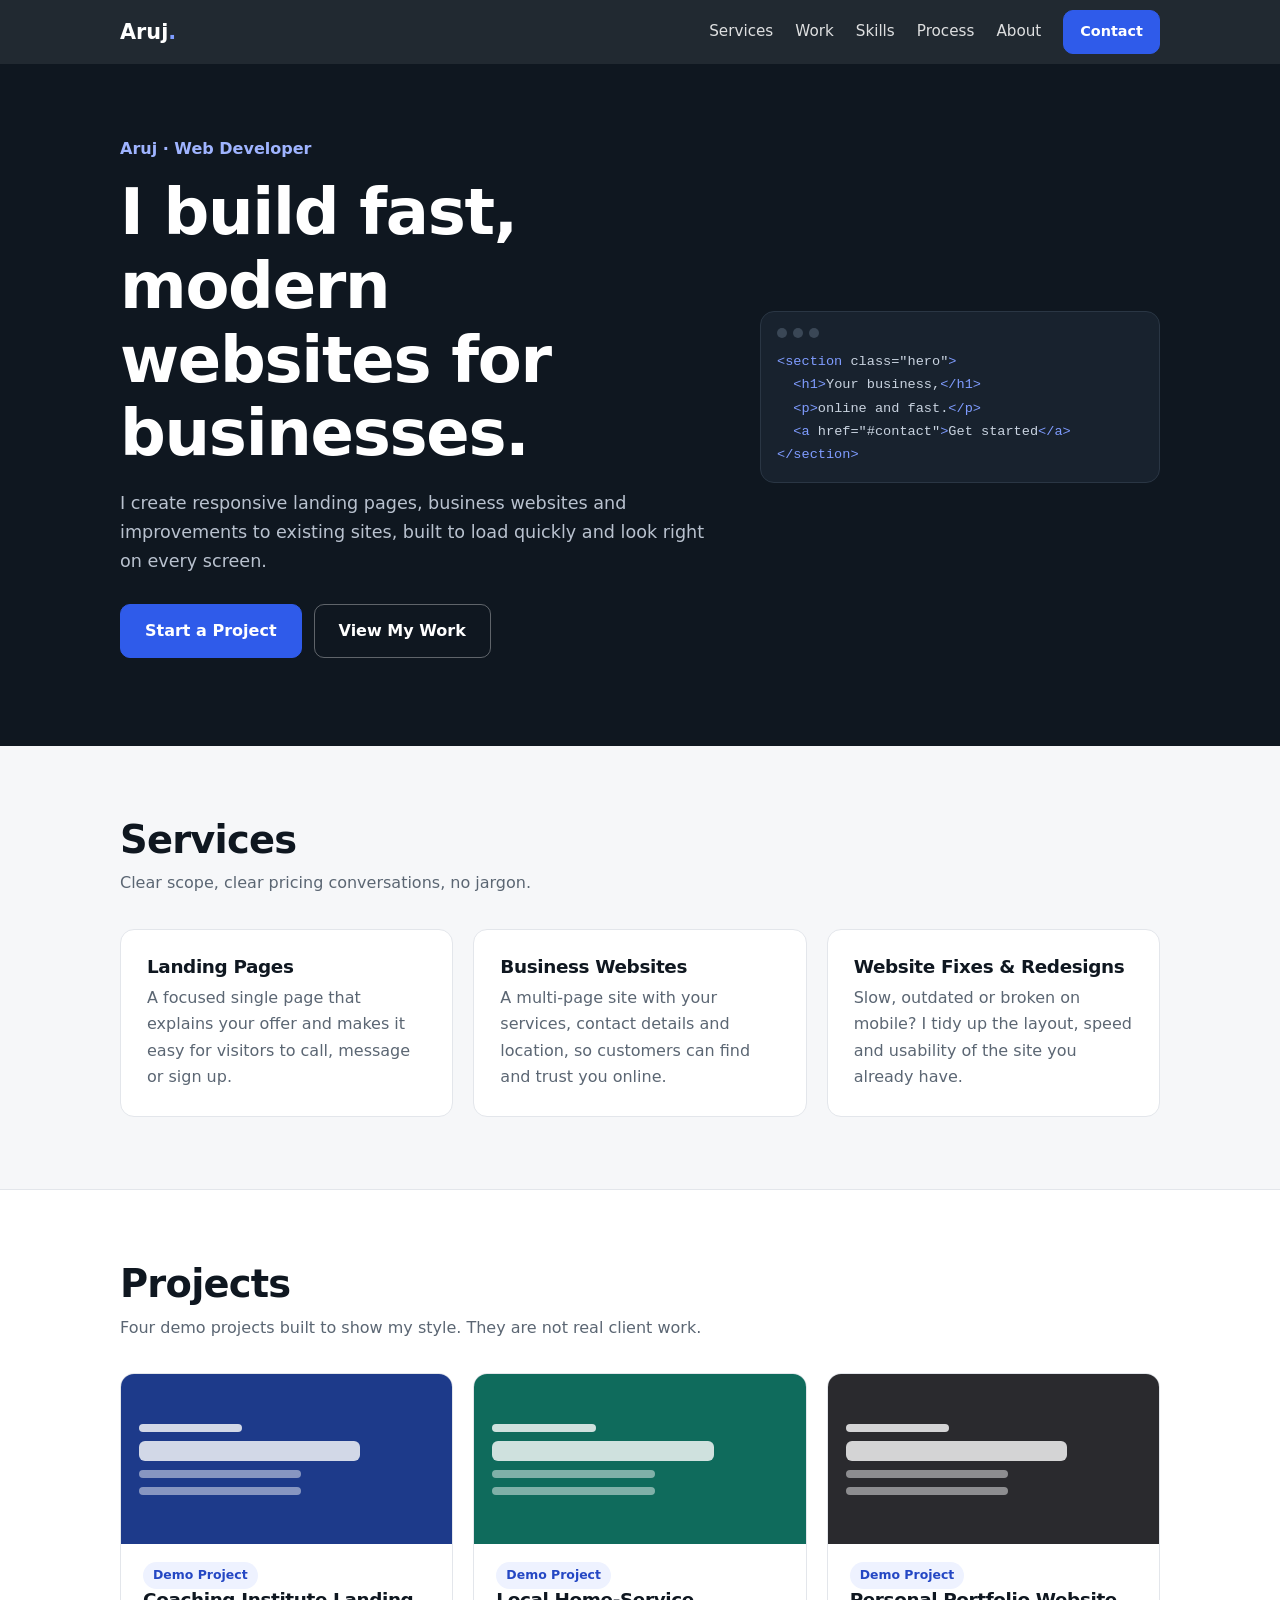
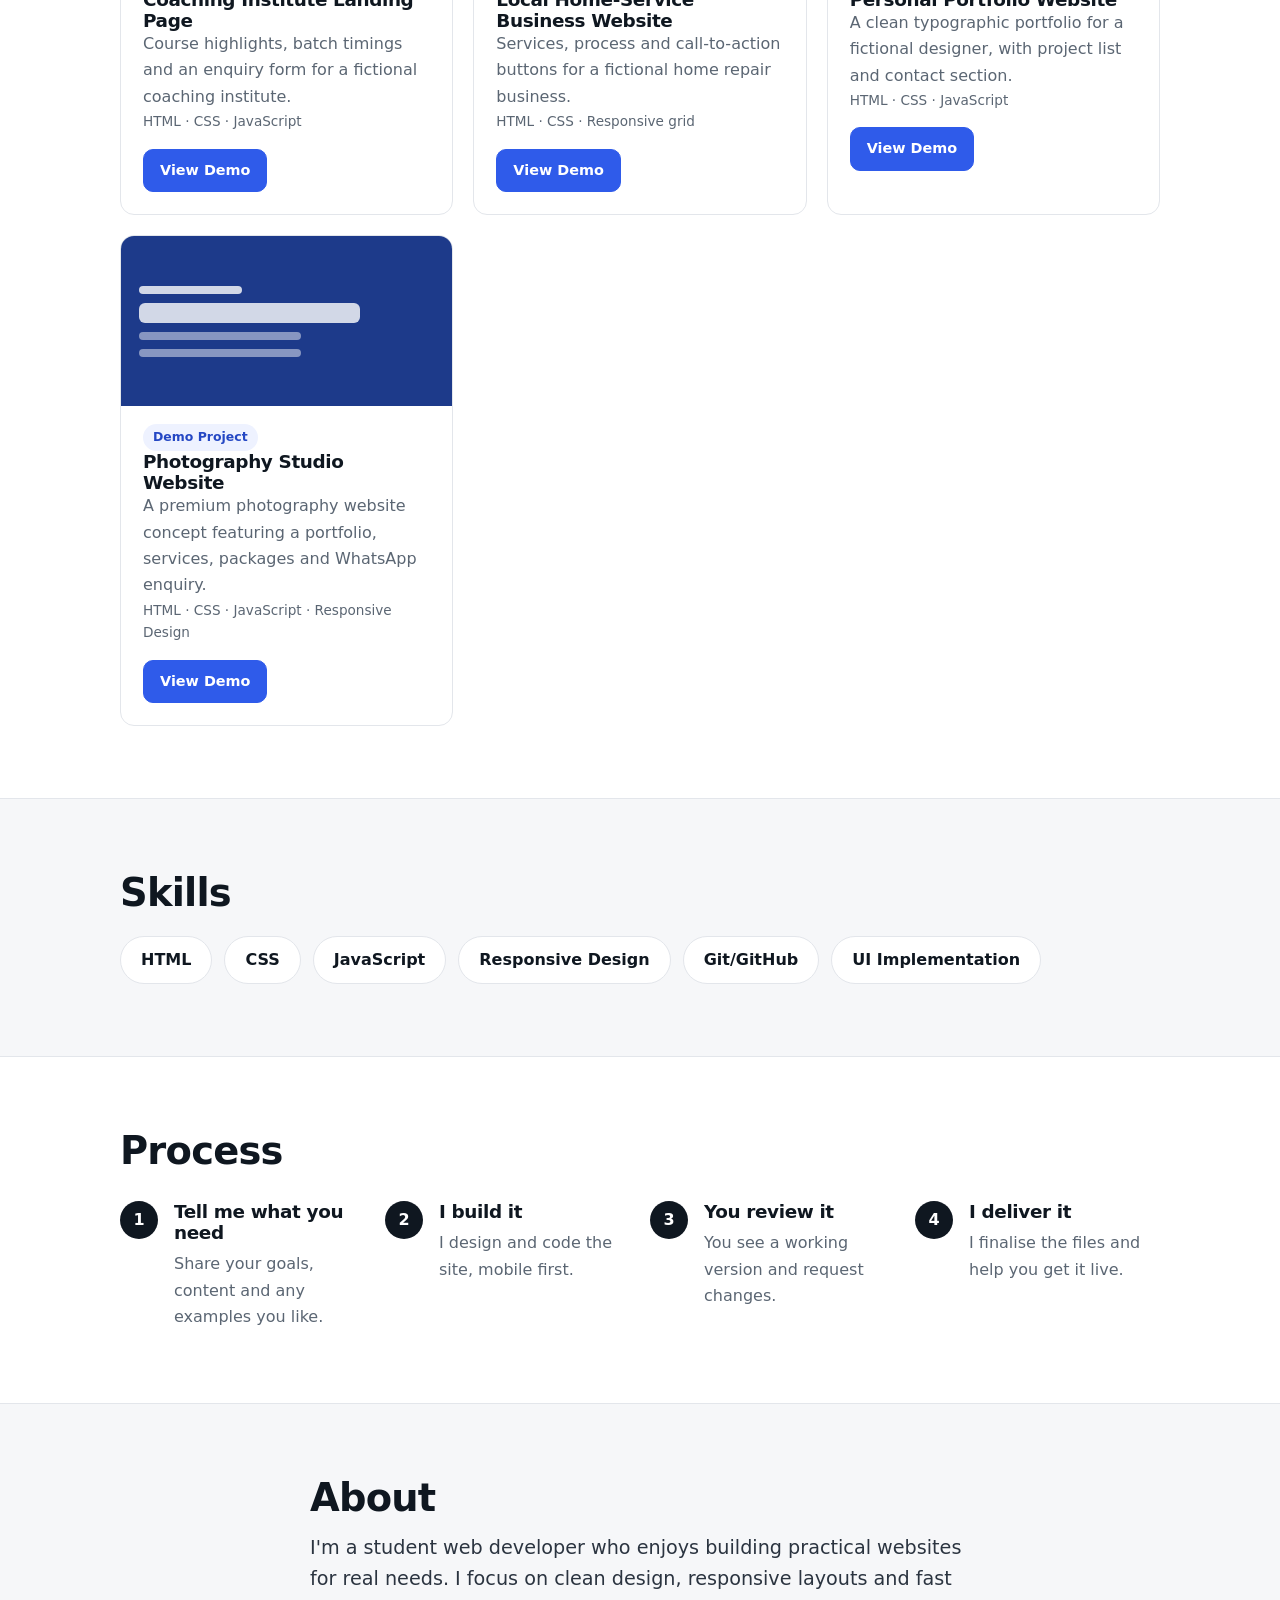
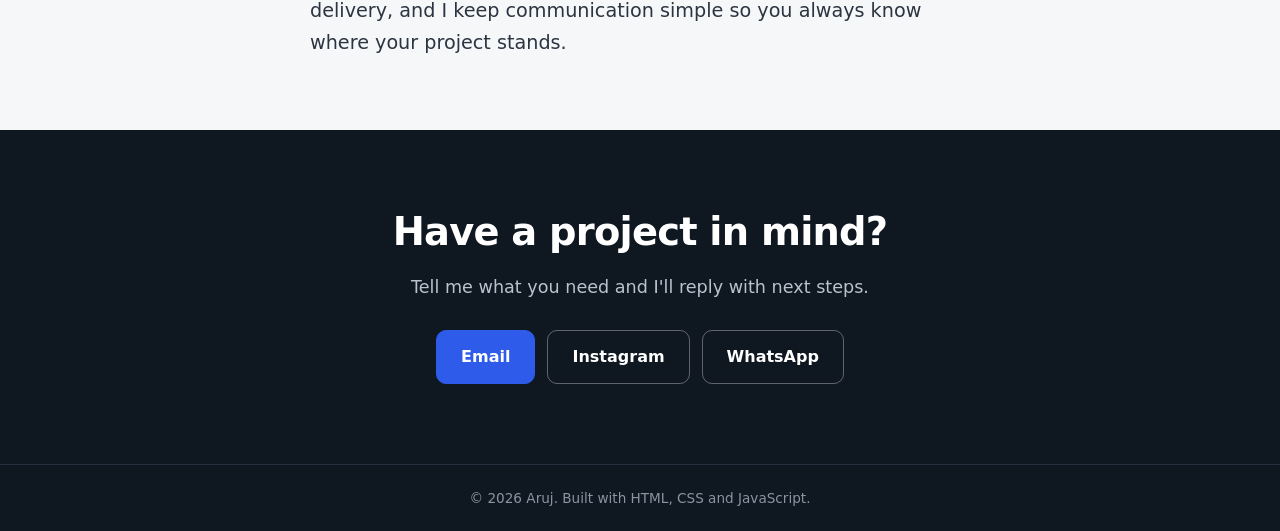
<file: index.html>
<!DOCTYPE html>
<html lang="en">
<head>
<meta charset="utf-8">
<meta name="viewport" content="width=device-width, initial-scale=1">
<title>Aruj | Web Developer</title>
<meta name="description" content="Aruj builds fast, responsive landing pages, business websites and website redesigns.">
<link rel="stylesheet" href="assets/css/style.css">
<script src="assets/js/main.js" defer></script>
</head>
<body>
<a class="skip" href="#main">Skip to content</a>
<header class="nav">
  <div class="wrap bar">
    <a class="logo" href="#top" aria-label="Aruj, home">Aruj<span>.</span></a>
    <button class="menu" aria-expanded="false" aria-controls="links">Menu</button>
    <nav id="links" aria-label="Main">
      <a href="#services">Services</a><a href="#work">Work</a><a href="#skills">Skills</a>
      <a href="#process">Process</a><a href="#about">About</a>
      <a class="btn sm" href="#contact">Contact</a>
    </nav>
  </div>
</header>
<main id="main">
<section class="hero" id="top">
  <div class="wrap hero-grid">
    <div class="intro">
      <p class="tag">Aruj &middot; Web Developer</p>
      <h1>I build fast, modern websites for businesses.</h1>
      <p class="lead">I create responsive landing pages, business websites and improvements to existing sites, built to load quickly and look right on every screen.</p>
      <div class="actions">
        <a class="btn" href="#contact">Start a Project</a>
        <a class="btn ghost" href="#work">View My Work</a>
      </div>
    </div>
    <div class="code" aria-hidden="true">
      <div class="dots"><i></i><i></i><i></i></div>
<pre><b>&lt;section</b> class="hero"<b>&gt;</b>
  <b>&lt;h1&gt;</b>Your business,<b>&lt;/h1&gt;</b>
  <b>&lt;p&gt;</b>online and fast.<b>&lt;/p&gt;</b>
  <b>&lt;a</b> href="#contact"<b>&gt;</b>Get started<b>&lt;/a&gt;</b>
<b>&lt;/section&gt;</b></pre>
    </div>
  </div>
</section>

<section id="services" class="sec">
  <div class="wrap">
    <h2>Services</h2>
    <p class="sub">Clear scope, clear pricing conversations, no jargon.</p>
    <div class="grid">
      <article class="card"><h3>Landing Pages</h3><p>A focused single page that explains your offer and makes it easy for visitors to call, message or sign up.</p></article>
      <article class="card"><h3>Business Websites</h3><p>A multi-page site with your services, contact details and location, so customers can find and trust you online.</p></article>
      <article class="card"><h3>Website Fixes &amp; Redesigns</h3><p>Slow, outdated or broken on mobile? I tidy up the layout, speed and usability of the site you already have.</p></article>
    </div>
  </div>
</section>

<section id="work" class="sec alt">
  <div class="wrap">
    <h2>Projects</h2>
    <p class="sub">Four demo projects built to show my style. They are not real client work.</p>
    <div class="grid">
      <article class="card proj">
        <div class="shot s1" aria-hidden="true"><i></i><b></b><u></u><u></u></div>
        <span class="badge">Demo Project</span>
        <h3>Coaching Institute Landing Page</h3>
        <p>Course highlights, batch timings and an enquiry form for a fictional coaching institute.</p>
        <p class="stack">HTML &middot; CSS &middot; JavaScript</p>
        <a class="btn sm" href="projects/coaching-institute/index.html">View Demo</a>
      </article>
      <article class="card proj">
        <div class="shot s2" aria-hidden="true"><i></i><b></b><u></u><u></u></div>
        <span class="badge">Demo Project</span>
        <h3>Local Home-Service Business Website</h3>
        <p>Services, process and call-to-action buttons for a fictional home repair business.</p>
        <p class="stack">HTML &middot; CSS &middot; Responsive grid</p>
        <a class="btn sm" href="projects/home-service/index.html">View Demo</a>
      </article>
      <article class="card proj">
        <div class="shot s3" aria-hidden="true"><i></i><b></b><u></u><u></u></div>
        <span class="badge">Demo Project</span>
        <h3>Personal Portfolio Website</h3>
        <p>A clean typographic portfolio for a fictional designer, with project list and contact section.</p>
        <p class="stack">HTML &middot; CSS &middot; JavaScript</p>
        <a class="btn sm" href="projects/portfolio/index.html">View Demo</a>
      </article>
      <article class="card proj">
  <div class="shot s1" aria-hidden="true"><i></i><b></b><u></u><u></u></div>
  <span class="badge">Demo Project</span>
  <h3>Photography Studio Website</h3>
  <p>A premium photography website concept featuring a portfolio, services, packages and WhatsApp enquiry.</p>
  <p class="stack">HTML &middot; CSS &middot; JavaScript &middot; Responsive Design</p>
  <a class="btn sm" href="projects\photo-studio\index.html">View Demo</a>
</article>
      
    </div>
  </div>
</section>

<section id="skills" class="sec">
  <div class="wrap">
    <h2>Skills</h2>
    <ul class="chips">
      <li>HTML</li><li>CSS</li><li>JavaScript</li><li>Responsive Design</li><li>Git/GitHub</li><li>UI Implementation</li>
    </ul>
  </div>
</section>

<section id="process" class="sec alt">
  <div class="wrap">
    <h2>Process</h2>
    <ol class="steps">
      <li><h3>Tell me what you need</h3><p>Share your goals, content and any examples you like.</p></li>
      <li><h3>I build it</h3><p>I design and code the site, mobile first.</p></li>
      <li><h3>You review it</h3><p>You see a working version and request changes.</p></li>
      <li><h3>I deliver it</h3><p>I finalise the files and help you get it live.</p></li>
    </ol>
  </div>
</section>

<section id="about" class="sec">
  <div class="wrap narrow">
    <h2>About</h2>
    <p class="about">I'm a student web developer who enjoys building practical websites for real needs. I focus on clean design, responsive layouts and fast delivery, and I keep communication simple so you always know where your project stands.</p>
  </div>
</section>
</main>

<section id="contact" class="contact">
  <div class="wrap narrow">
    <h2>Have a project in mind?</h2>
    <p class="lead">Tell me what you need and I'll reply with next steps.</p>
    <div class="actions center">
      <a class="btn" data-contact="email" href="mailto:you@example.com">Email</a>
      <a class="btn ghost" data-contact="instagram" href="https://instagram.com/yourhandle" rel="noopener">Instagram</a>
      <a class="btn ghost" data-contact="whatsapp" href="https://wa.me/910000000000" rel="noopener">WhatsApp</a>
    </div>
  </div>
</section>
<footer><div class="wrap">&copy; <span id="y">2026</span> Aruj. Built with HTML, CSS and JavaScript.</div></footer>
</body>
</html>
</file>
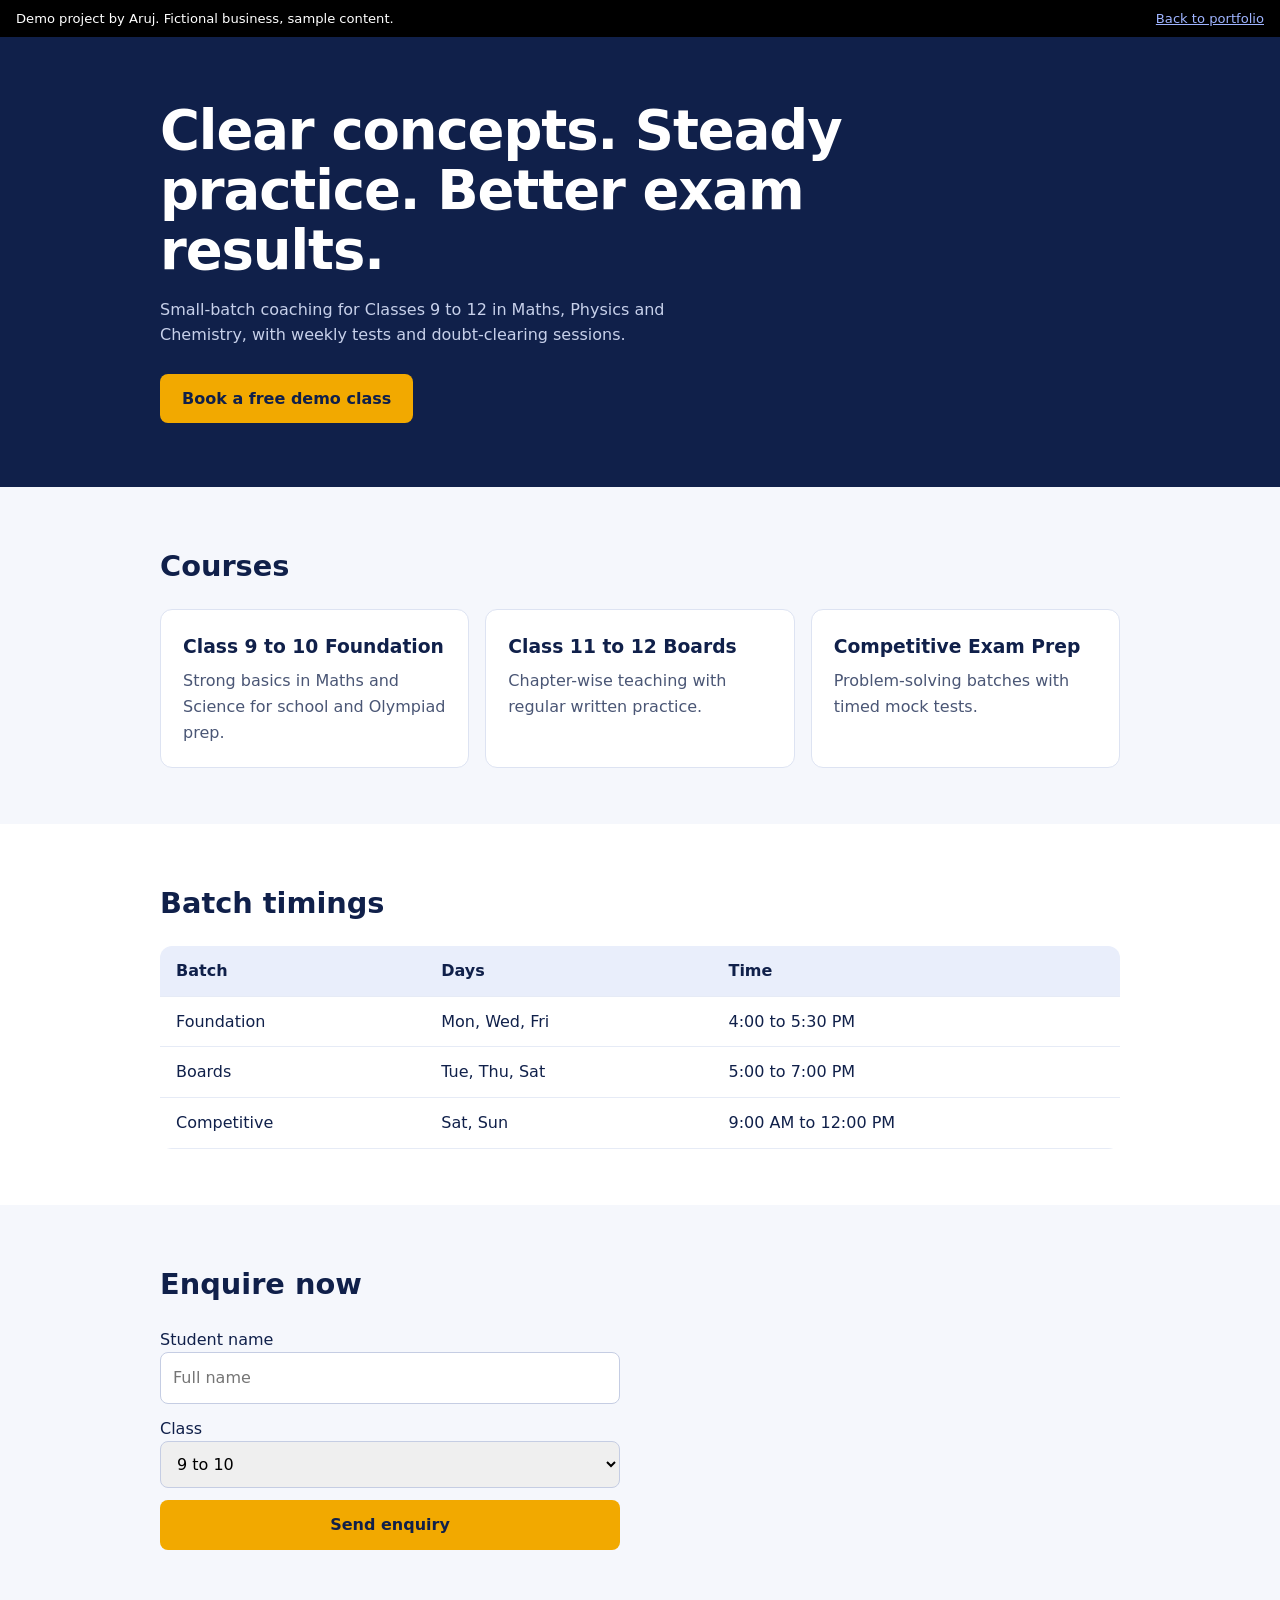
<file: projects/coaching-institute/index.html>
<!DOCTYPE html>
<html lang="en"><head><meta charset="utf-8"><meta name="viewport" content="width=device-width,initial-scale=1">
<title>Northfield Coaching Institute (Demo)</title>
<style>
:root{--ink:#10204a;--accent:#f2a900;--bg:#f5f7fc}
*{box-sizing:border-box;margin:0}body{font:16px/1.6 system-ui,sans-serif;color:var(--ink);background:var(--bg)}
.demo{background:#000;color:#fff;font-size:.82rem;padding:8px 16px;display:flex;justify-content:space-between;gap:12px;flex-wrap:wrap}.demo a{color:#9fb4ff}
.w{max-width:1000px;margin:auto;padding:0 20px}
header{background:var(--ink);color:#fff;padding:64px 0}
h1{font-size:clamp(2rem,6vw,3.4rem);line-height:1.1;max-width:14em;letter-spacing:-.02em}
header p{margin:16px 0 26px;max-width:34em;color:#c7d0ea}
.b{display:inline-block;background:var(--accent);color:#10204a;font-weight:700;padding:12px 22px;border-radius:8px;text-decoration:none;border:0;font:inherit;font-weight:700;cursor:pointer}
section{padding:56px 0}h2{font-size:1.8rem;margin-bottom:20px}
.g{display:grid;gap:16px}@media(min-width:720px){.g{grid-template-columns:repeat(3,1fr)}}
.c{background:#fff;border:1px solid #dde3f2;border-radius:12px;padding:22px}.c p{color:#4a5675;margin-top:6px}
table{width:100%;border-collapse:collapse;background:#fff;border-radius:12px;overflow:hidden}td,th{padding:12px 16px;text-align:left;border-bottom:1px solid #e6ebf6}th{background:#e9eefb}
form{display:grid;gap:12px;max-width:460px}input,select{padding:12px;border:1px solid #c5cde3;border-radius:8px;font:inherit}
#ok{font-weight:600;color:#0a7a3d}
</style></head><body>
<div class="demo"><span>Demo project by Aruj. Fictional business, sample content.</span><a href="../../index.html">Back to portfolio</a></div>
<header><div class="w"><h1>Clear concepts. Steady practice. Better exam results.</h1><p>Small-batch coaching for Classes 9 to 12 in Maths, Physics and Chemistry, with weekly tests and doubt-clearing sessions.</p><a class="b" href="#enquire">Book a free demo class</a></div></header>
<main><section><div class="w"><h2>Courses</h2><div class="g">
<div class="c"><h3>Class 9 to 10 Foundation</h3><p>Strong basics in Maths and Science for school and Olympiad prep.</p></div>
<div class="c"><h3>Class 11 to 12 Boards</h3><p>Chapter-wise teaching with regular written practice.</p></div>
<div class="c"><h3>Competitive Exam Prep</h3><p>Problem-solving batches with timed mock tests.</p></div></div></div></section>
<section style="background:#fff"><div class="w"><h2>Batch timings</h2><table><tr><th>Batch</th><th>Days</th><th>Time</th></tr>
<tr><td>Foundation</td><td>Mon, Wed, Fri</td><td>4:00 to 5:30 PM</td></tr>
<tr><td>Boards</td><td>Tue, Thu, Sat</td><td>5:00 to 7:00 PM</td></tr>
<tr><td>Competitive</td><td>Sat, Sun</td><td>9:00 AM to 12:00 PM</td></tr></table></div></section>
<section id="enquire"><div class="w"><h2>Enquire now</h2>
<form onsubmit="event.preventDefault();ok.textContent='Thanks! This is a demo form, so nothing was sent.';this.reset()">
<label>Student name<br><input required placeholder="Full name" style="width:100%"></label>
<label>Class<br><select style="width:100%"><option>9 to 10</option><option>11 to 12</option><option>Competitive</option></select></label>
<button class="b">Send enquiry</button><p id="ok" role="status"></p></form></div></section></main>
</body></html>
</file>
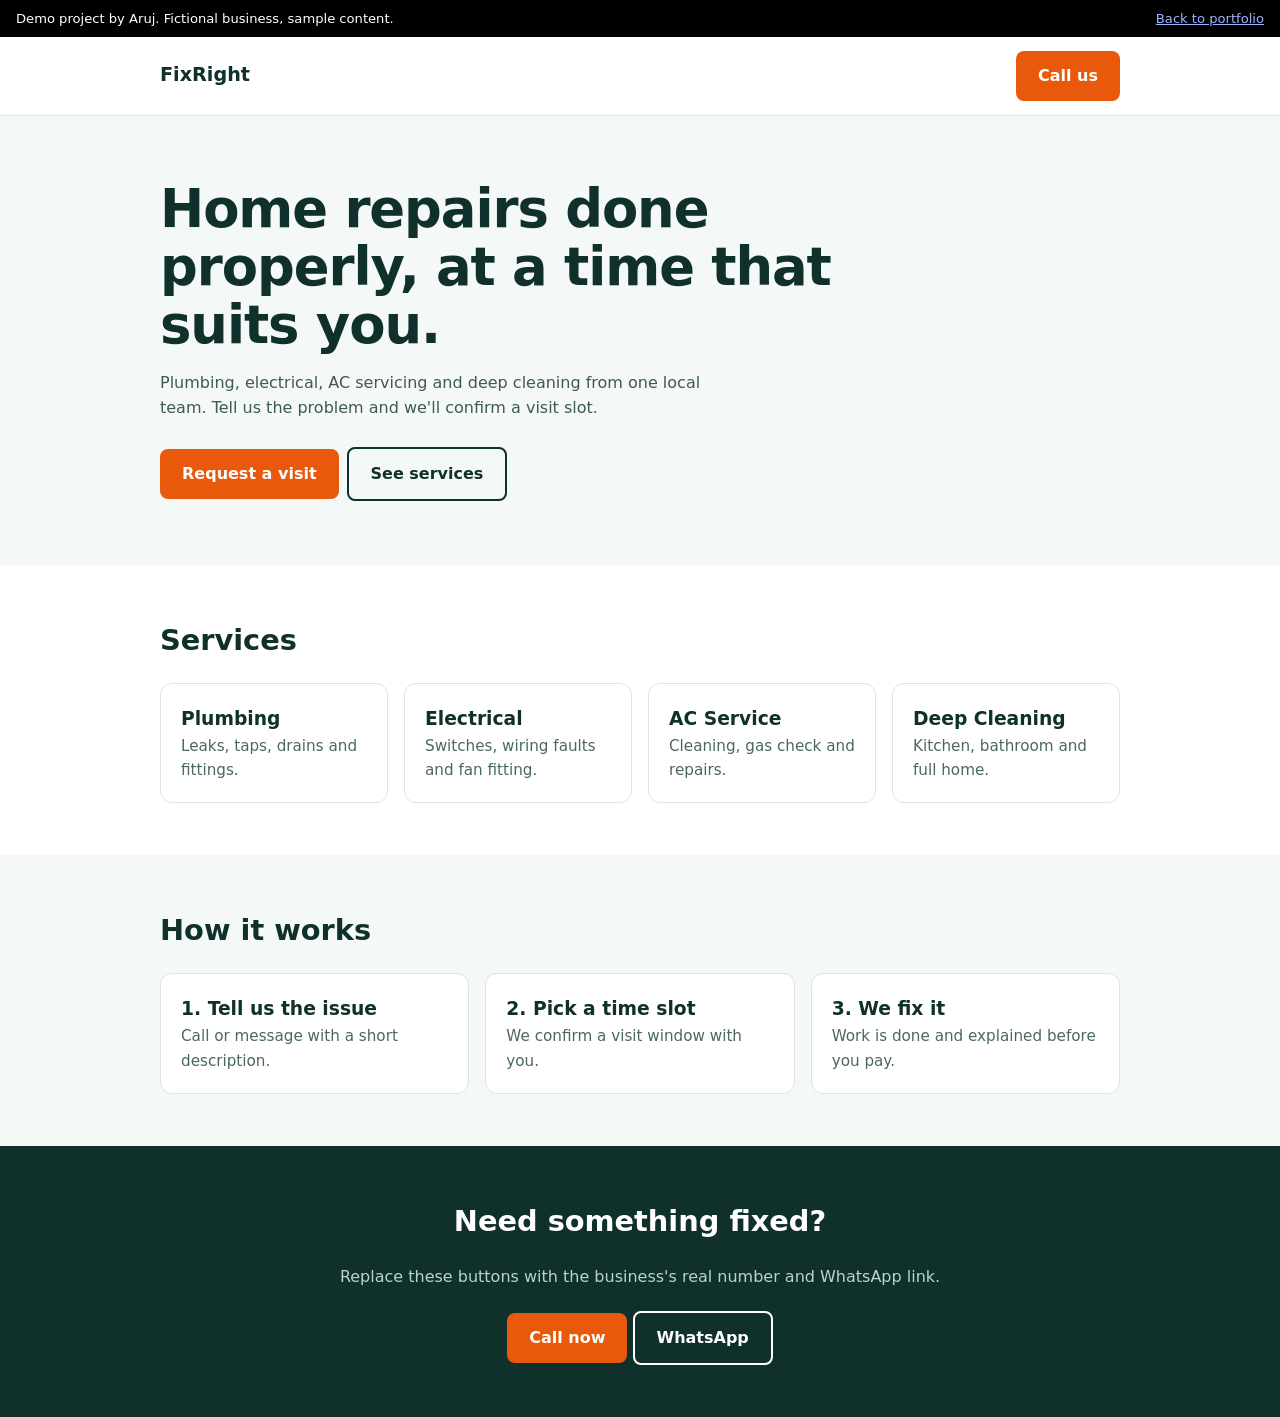
<file: projects/home-service/index.html>
<!DOCTYPE html>
<html lang="en"><head><meta charset="utf-8"><meta name="viewport" content="width=device-width,initial-scale=1">
<title>FixRight Home Services (Demo)</title>
<style>
:root{--ink:#10302b;--accent:#e8590c;--bg:#f4f8f6}
*{box-sizing:border-box;margin:0}body{font:16px/1.6 system-ui,sans-serif;color:var(--ink);background:var(--bg)}
.demo{background:#000;color:#fff;font-size:.82rem;padding:8px 16px;display:flex;justify-content:space-between;gap:12px;flex-wrap:wrap}.demo a{color:#9fb4ff}
.w{max-width:1000px;margin:auto;padding:0 20px}
nav{background:#fff;border-bottom:1px solid #dbe6e1;padding:14px 0}nav .w{display:flex;justify-content:space-between;align-items:center}nav b{font-size:1.2rem}
.b{display:inline-block;background:var(--accent);color:#fff;font-weight:700;padding:12px 22px;border-radius:8px;text-decoration:none}.b.o{background:none;color:var(--ink);border:2px solid var(--ink)}
.hero{padding:64px 0}h1{font-size:clamp(2rem,6vw,3.3rem);line-height:1.1;max-width:13em;letter-spacing:-.02em}.hero p{margin:16px 0 26px;max-width:34em;color:#3d5a54}.hero .b+.b{margin-left:8px}
section{padding:52px 0}h2{font-size:1.8rem;margin-bottom:20px}
.g{display:grid;gap:16px}@media(min-width:720px){.g{grid-template-columns:repeat(4,1fr)}.s{grid-template-columns:repeat(3,1fr)}}
.c{background:#fff;border:1px solid #dbe6e1;border-radius:12px;padding:20px;transition:transform .2s}.c:hover{transform:translateY(-3px)}.c p{color:#4b6860;font-size:.95rem}
.band{background:var(--ink);color:#fff;text-align:center}.band p{margin:10px 0 22px;color:#bcd3cc}
</style></head><body>
<div class="demo"><span>Demo project by Aruj. Fictional business, sample content.</span><a href="../../index.html">Back to portfolio</a></div>
<nav><div class="w"><b>FixRight</b><a class="b" href="tel:+910000000000">Call us</a></div></nav>
<main><section class="hero"><div class="w"><h1>Home repairs done properly, at a time that suits you.</h1><p>Plumbing, electrical, AC servicing and deep cleaning from one local team. Tell us the problem and we'll confirm a visit slot.</p><a class="b" href="#book">Request a visit</a><a class="b o" href="#services">See services</a></div></section>
<section id="services" style="background:#fff"><div class="w"><h2>Services</h2><div class="g">
<div class="c"><h3>Plumbing</h3><p>Leaks, taps, drains and fittings.</p></div>
<div class="c"><h3>Electrical</h3><p>Switches, wiring faults and fan fitting.</p></div>
<div class="c"><h3>AC Service</h3><p>Cleaning, gas check and repairs.</p></div>
<div class="c"><h3>Deep Cleaning</h3><p>Kitchen, bathroom and full home.</p></div></div></div></section>
<section><div class="w"><h2>How it works</h2><div class="g s">
<div class="c"><h3>1. Tell us the issue</h3><p>Call or message with a short description.</p></div>
<div class="c"><h3>2. Pick a time slot</h3><p>We confirm a visit window with you.</p></div>
<div class="c"><h3>3. We fix it</h3><p>Work is done and explained before you pay.</p></div></div></div></section>
<section class="band" id="book"><div class="w"><h2>Need something fixed?</h2><p>Replace these buttons with the business's real number and WhatsApp link.</p><a class="b" href="tel:+910000000000">Call now</a> <a class="b o" style="color:#fff;border-color:#fff" href="https://wa.me/910000000000">WhatsApp</a></div></section></main>
</body></html>
</file>
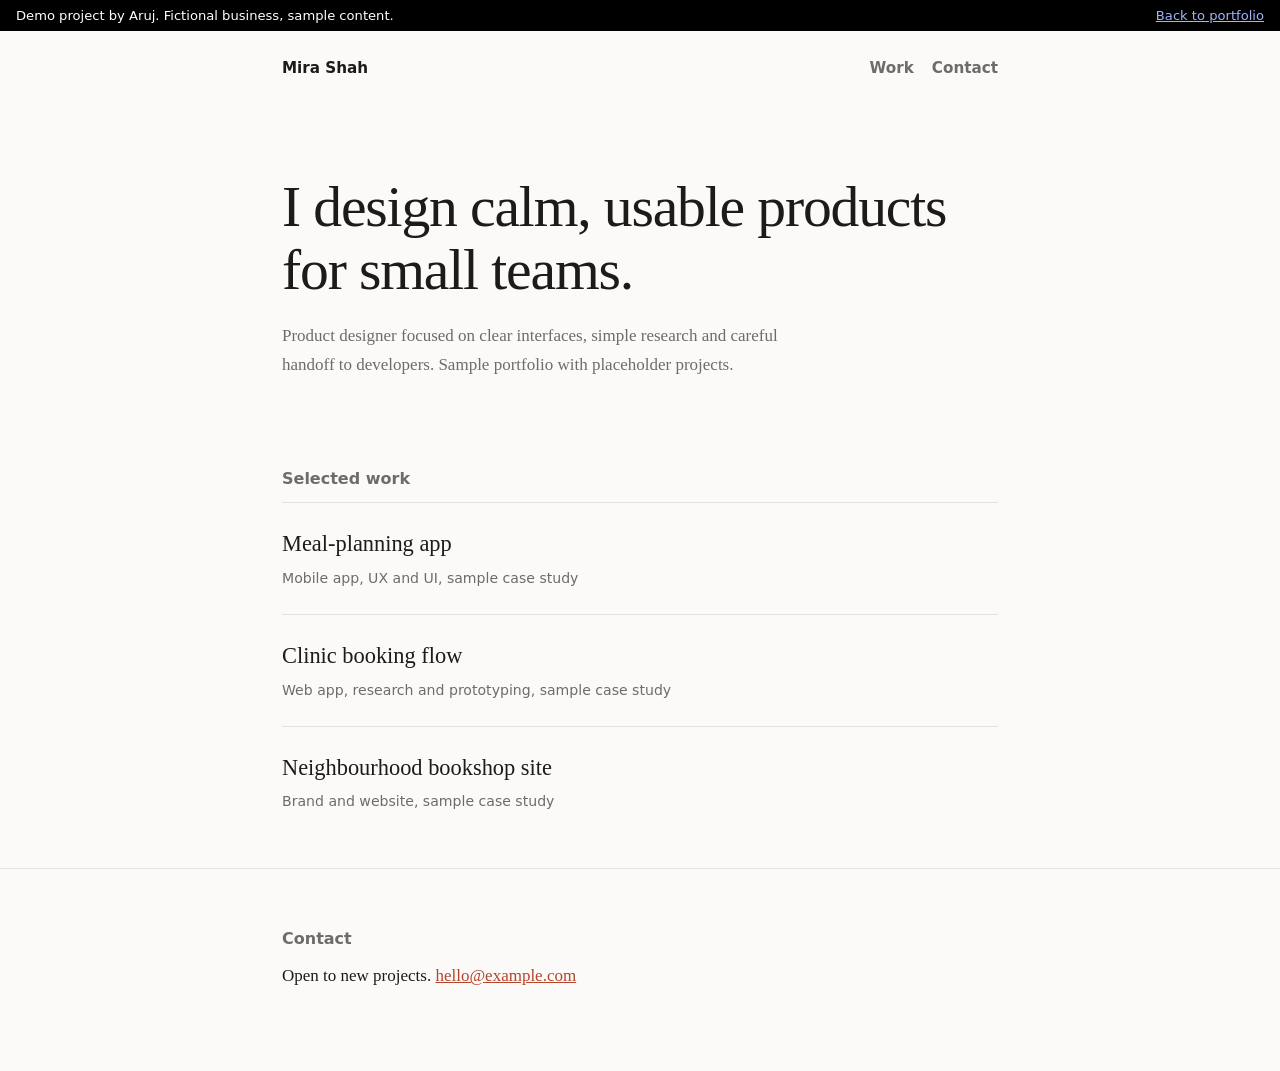
<file: projects/portfolio/index.html>
<!DOCTYPE html>
<html lang="en"><head><meta charset="utf-8"><meta name="viewport" content="width=device-width,initial-scale=1">
<title>Mira Shah, Product Designer (Demo)</title>
<style>
:root{--bg:#fbfaf8;--ink:#1c1b1a;--muted:#6f6b66;--line:#e5e1db;--accent:#b4442b}
*{box-sizing:border-box;margin:0}body{font:17px/1.7 Georgia,"Times New Roman",serif;color:var(--ink);background:var(--bg)}
.demo{background:#000;color:#fff;font:.82rem system-ui,sans-serif;padding:8px 16px;display:flex;justify-content:space-between;gap:12px;flex-wrap:wrap}.demo a{color:#9fb4ff}
.w{max-width:760px;margin:auto;padding:0 22px}
header{padding:28px 0;font:600 .95rem system-ui,sans-serif}header .w{display:flex;justify-content:space-between}header a{text-decoration:none;margin-left:18px;color:var(--muted)}header a:hover{color:var(--ink)}
.hero{padding:70px 0 40px}h1{font-size:clamp(2.2rem,7vw,3.6rem);line-height:1.1;letter-spacing:-.02em;font-weight:400}.hero p{margin-top:20px;color:var(--muted);max-width:30em}
h2{font:600 1rem system-ui,sans-serif;margin:50px 0 14px;color:var(--muted)}
.p{display:block;text-decoration:none;color:inherit;padding:22px 0;border-top:1px solid var(--line);transition:padding .25s}.p:hover{padding-left:12px}.p:hover h3{color:var(--accent)}
.p h3{font-weight:400;font-size:1.4rem}.p span{font:.88rem system-ui,sans-serif;color:var(--muted)}
footer{padding:60px 0 80px;border-top:1px solid var(--line);margin-top:30px}footer a{color:var(--accent)}
</style></head><body>
<div class="demo"><span>Demo project by Aruj. Fictional business, sample content.</span><a href="../../index.html">Back to portfolio</a></div>
<header><div class="w"><span>Mira Shah</span><nav><a href="#work">Work</a><a href="#contact">Contact</a></nav></div></header>
<main class="w"><section class="hero"><h1>I design calm, usable products for small teams.</h1><p>Product designer focused on clear interfaces, simple research and careful handoff to developers. Sample portfolio with placeholder projects.</p></section>
<section id="work"><h2>Selected work</h2>
<a class="p" href="#work"><h3>Meal-planning app</h3><span>Mobile app, UX and UI, sample case study</span></a>
<a class="p" href="#work"><h3>Clinic booking flow</h3><span>Web app, research and prototyping, sample case study</span></a>
<a class="p" href="#work"><h3>Neighbourhood bookshop site</h3><span>Brand and website, sample case study</span></a></section></main>
<footer id="contact"><div class="w"><h2 style="margin-top:0">Contact</h2><p>Open to new projects. <a href="mailto:hello@example.com">hello@example.com</a></p></div></footer>
</body></html>
</file>
<file: assets/css/style.css>
:root{--bg:#f6f7f9;--surface:#fff;--ink:#0f1720;--muted:#5b6673;--line:#e3e6eb;--dark:#0f1720;--accent:#2f5bea;--r:14px}
*{box-sizing:border-box;margin:0}
html{scroll-behavior:smooth;scroll-padding-top:72px}
body{font:16px/1.65 system-ui,-apple-system,"Segoe UI",Roboto,sans-serif;background:var(--bg);color:var(--ink);-webkit-font-smoothing:antialiased}
a{color:inherit}
:focus-visible{outline:3px solid var(--accent);outline-offset:3px}
.skip{position:absolute;left:-999px}.skip:focus{left:8px;top:8px;background:#fff;padding:8px;z-index:9}
.wrap{max-width:1080px;margin:auto;padding:0 20px}.narrow{max-width:700px}
h1,h2,h3{line-height:1.15;letter-spacing:-.02em}
h1{font-size:clamp(2.3rem,7vw,4rem);font-weight:750;max-width:14em}
h2{font-size:clamp(1.7rem,4vw,2.4rem);margin-bottom:8px}
h3{font-size:1.15rem;margin-bottom:8px}
.nav{position:sticky;top:0;z-index:5;background:rgba(15,23,32,.92);backdrop-filter:blur(8px);color:#fff}
.bar{display:flex;align-items:center;justify-content:space-between;height:64px}
.logo{font-weight:800;font-size:1.3rem;text-decoration:none}.logo span{color:#7f9cff}
.nav nav{display:flex;align-items:center;gap:22px}
.nav nav a{text-decoration:none;font-size:.95rem;opacity:.85}.nav nav a:hover{opacity:1}
.menu{display:none;background:none;border:1px solid #ffffff44;color:#fff;border-radius:8px;padding:6px 12px;font:inherit;cursor:pointer}
.btn{display:inline-block;background:var(--accent);color:#fff!important;text-decoration:none;font-weight:600;padding:13px 24px;border-radius:10px;border:1px solid var(--accent);transition:transform .2s,background .2s;opacity:1!important}
.btn:hover{transform:translateY(-2px);background:#2447c4}
.btn.ghost{background:transparent;border-color:#ffffff55}
.btn.sm{padding:9px 16px;font-size:.9rem}
.hero{background:var(--dark);color:#fff;padding:72px 0 88px}
.hero-grid{display:grid;gap:40px;align-items:center}
.intro>*{animation:in .7s both}.intro>*:nth-child(2){animation-delay:.1s}.intro>*:nth-child(3){animation-delay:.2s}.intro>*:nth-child(4){animation-delay:.3s}
@keyframes in{from{opacity:0;transform:translateY(14px)}}
.tag{color:#9fb4ff;font-weight:600;margin-bottom:14px}
.lead{color:#b9c2cf;font-size:1.1rem;max-width:36em;margin:18px 0 28px}
.actions{display:flex;flex-wrap:wrap;gap:12px}.center{justify-content:center}
.code{background:#18222e;border:1px solid #2a3644;border-radius:var(--r);padding:16px;font:.85rem/1.7 ui-monospace,Menlo,Consolas,monospace;color:#c9d3e0;overflow:auto}
.code b{color:#7f9cff;font-weight:500}
.dots{display:flex;gap:6px;margin-bottom:12px}.dots i{width:10px;height:10px;border-radius:50%;background:#3a4756}
.sec{padding:72px 0}.alt{background:var(--surface);border-block:1px solid var(--line)}
.sub{color:var(--muted);margin-bottom:32px}
.grid{display:grid;gap:20px}
.card{background:var(--surface);border:1px solid var(--line);border-radius:var(--r);padding:26px;transition:transform .25s,border-color .25s}
.card:hover{transform:translateY(-4px);border-color:#c4cbd6}
.card p{color:var(--muted)}
.proj{padding:0;overflow:hidden;display:flex;flex-direction:column}
.proj>*:not(.shot){margin:0 22px}.proj h3{margin-top:10px}.proj .btn{margin:16px 22px 22px;align-self:flex-start}
.stack{font-size:.85rem;margin-top:10px}
.badge{align-self:flex-start;margin-top:18px!important;background:#eef2ff;color:#2447c4;font-size:.78rem;font-weight:700;padding:3px 10px;border-radius:99px}
.shot{height:170px;padding:18px;display:flex;flex-direction:column;gap:9px;justify-content:center}
.shot i,.shot b,.shot u{display:block;border-radius:6px;background:#ffffffcc}
.shot i{width:35%;height:8px}.shot b{width:75%;height:20px}.shot u{width:55%;height:8px;background:#ffffff77}
.s1{background:#1d3a8a}.s2{background:#0f6b5c}.s3{background:#2a2a2e}
.chips{list-style:none;padding:0;display:flex;flex-wrap:wrap;gap:12px;margin-top:20px}
.chips li{background:var(--surface);border:1px solid var(--line);border-radius:99px;padding:10px 20px;font-weight:600}
.steps{list-style:none;padding:0;display:grid;gap:20px;counter-reset:s;margin-top:28px}
.steps li{counter-increment:s;padding-left:54px;position:relative}
.steps li::before{content:counter(s);position:absolute;left:0;top:0;width:38px;height:38px;border-radius:50%;background:var(--ink);color:#fff;display:grid;place-items:center;font-weight:700}
.steps p{color:var(--muted)}
.about{font-size:1.2rem;color:#2b3440;margin-top:12px}
.contact{background:var(--dark);color:#fff;text-align:center;padding:80px 0}
.contact .lead{margin-inline:auto}
footer{background:var(--dark);color:#8a95a3;text-align:center;padding:22px 0;font-size:.85rem;border-top:1px solid #243040}
@media(min-width:760px){.hero-grid{grid-template-columns:1.2fr .8fr}.grid{grid-template-columns:repeat(3,1fr)}.steps{grid-template-columns:repeat(4,1fr)}}
@media(max-width:759px){
.menu{display:block}
.nav nav{display:none;position:absolute;top:64px;left:0;right:0;background:var(--dark);flex-direction:column;align-items:flex-start;padding:16px 20px 24px}
.nav nav.open{display:flex}}
@media(prefers-reduced-motion:reduce){*{animation:none!important;transition:none!important;scroll-behavior:auto}}
</file>
